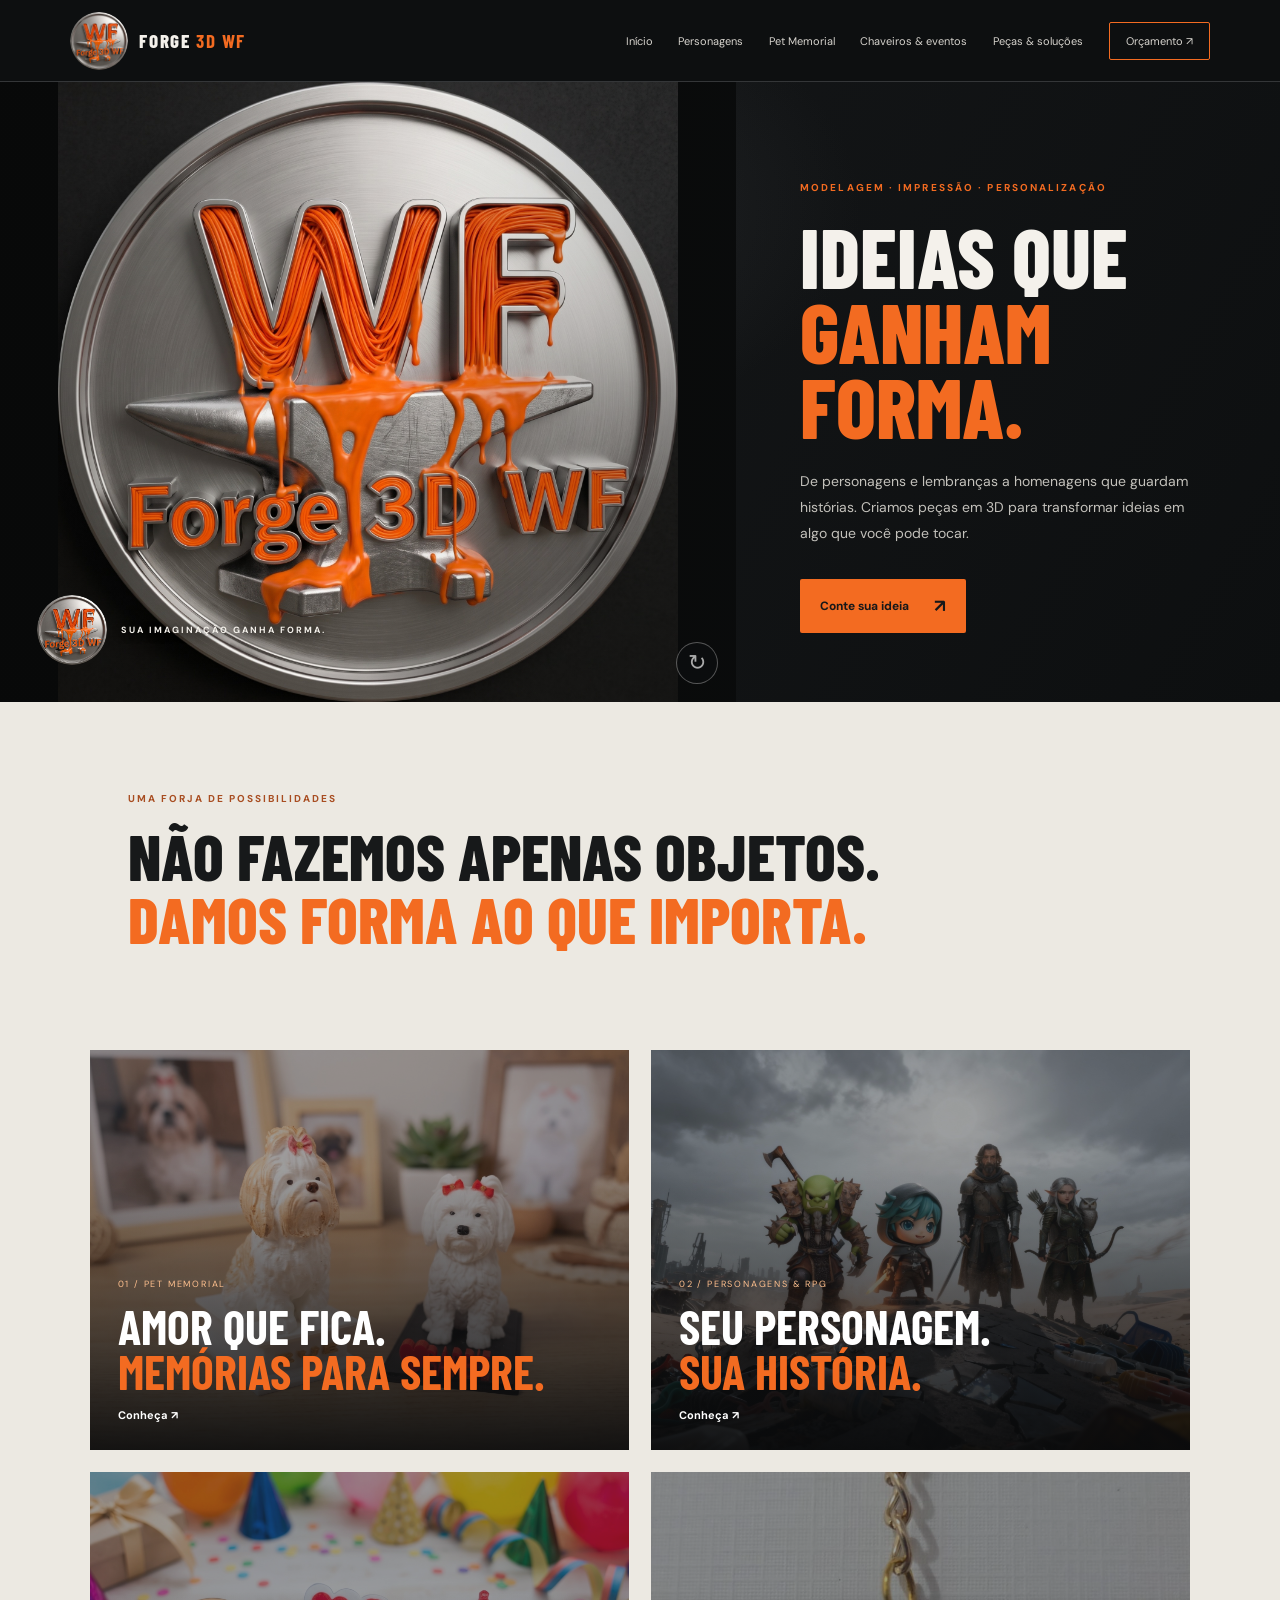
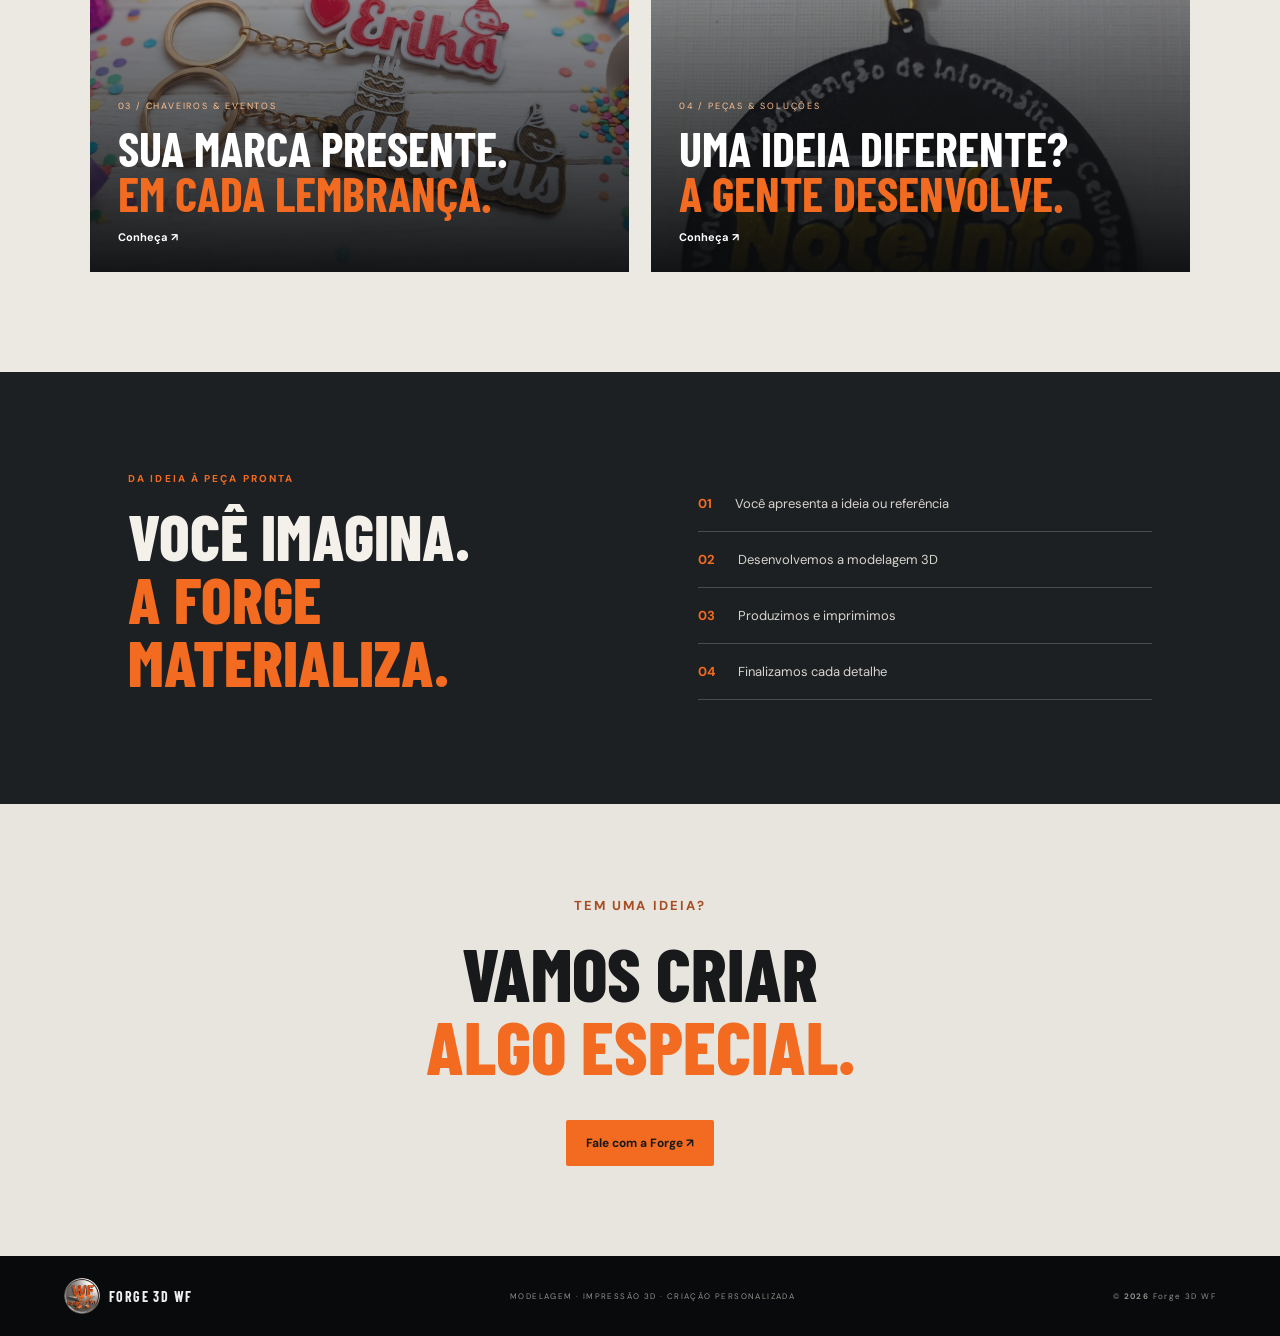
<file: index.html>
<!doctype html><html lang="pt-BR"><head><meta charset="utf-8"><meta name="viewport" content="width=device-width,initial-scale=1"><meta name="theme-color" content="#111315"><title>Início | Forge 3D WF</title><meta name="description" content="Forge 3D WF — modelagem, impressão 3D e criações personalizadas."><link rel="stylesheet" href="css/site.css"></head><body><header class="site-header"><a class="brand" href="index.html"><img src="assets/logo-forge-3d-wf.jpg" alt="Logo Forge 3D WF"><span>FORGE <b>3D WF</b></span></a><button class="nav-toggle" aria-label="Abrir navegação" aria-expanded="false">☰</button><nav class="nav"><a href="index.html">Início</a><a href="personagens.html">Personagens</a><a href="pet-memorial.html">Pet Memorial</a><a href="eventos.html">Chaveiros & eventos</a><a href="solucoes.html">Peças & soluções</a><a class="nav-cta" href="contato.html">Orçamento ↗</a></nav></header><main><section class="hero"><div class="hero-video"><video class="intro-video" muted playsinline preload="auto" poster="assets/logo-forge-3d-wf.jpg"><source src="assets/abertura-forge.mp4" type="video/mp4"></video><div class="video-shade"></div><div class="hero-mark"><img src="assets/logo-forge-3d-wf.jpg" alt="Forge 3D WF"><p>SUA IMAGINAÇÃO GANHA FORMA.</p></div><button class="replay" type="button" aria-label="Reproduzir vídeo novamente">↻</button></div><div class="hero-copy"><p class="eyebrow">MODELAGEM · IMPRESSÃO · PERSONALIZAÇÃO</p><h1>Ideias que<br><em>ganham forma.</em></h1><p>De personagens e lembranças a homenagens que guardam histórias. Criamos peças em 3D para transformar ideias em algo que você pode tocar.</p><a class="button" href="contato.html">Conte sua ideia <b>↗</b></a></div></section>
<section class="intro-strip"><p>UMA FORJA DE POSSIBILIDADES</p><h2>Não fazemos apenas objetos.<br><em>Damos forma ao que importa.</em></h2></section>
<section class="category-grid"><a class="category cat-pet" href="pet-memorial.html"><img src="assets/pet-memorial-cliente-01.jpg" alt="Memorial Pet personalizado realizado pela Forge 3D WF"><span>01 / PET MEMORIAL</span><h3>Amor que fica.<br><em>Memórias para sempre.</em></h3><b>Conheça ↗</b></a><a class="category cat-person" href="personagens.html"><img src="assets/personagens-rpg.jpg" alt="Personagens de fantasia"><span>02 / PERSONAGENS & RPG</span><h3>Seu personagem.<br><em>Sua história.</em></h3><b>Conheça ↗</b></a><a class="category cat-event" href="eventos.html"><img src="assets/chaveiros-aniversario-clientes.jpg" alt="Chaveiros personalizados para aniversários e eventos"><span>03 / CHAVEIROS & EVENTOS</span><h3>Sua marca presente.<br><em>Em cada lembrança.</em></h3><b>Conheça ↗</b></a><a class="category cat-custom" href="solucoes.html"><img src="assets/tag-virtual.jpg" alt="Chaveiro de identificação digital"><span>04 / PEÇAS & SOLUÇÕES</span><h3>Uma ideia diferente?<br><em>A gente desenvolve.</em></h3><b>Conheça ↗</b></a></section>
<section class="process-band"><div><p class="eyebrow">DA IDEIA À PEÇA PRONTA</p><h2>Você imagina.<br><em>A Forge materializa.</em></h2></div><ol><li><b>01</b> Você apresenta a ideia ou referência</li><li><b>02</b> Desenvolvemos a modelagem 3D</li><li><b>03</b> Produzimos e imprimimos</li><li><b>04</b> Finalizamos cada detalhe</li></ol></section>
<section class="closing"><p class="eyebrow">TEM UMA IDEIA?</p><h2>Vamos criar<br><em>algo especial.</em></h2><a class="button" href="contato.html">Fale com a Forge ↗</a></section></main><footer class="footer"><a href="index.html" class="footbrand"><img src="assets/logo-forge-3d-wf.jpg" alt=""> FORGE 3D WF</a><span>MODELAGEM · IMPRESSÃO 3D · CRIAÇÃO PERSONALIZADA</span><span>© <b data-year></b> Forge 3D WF</span></footer><script src="js/site.js"></script></body></html>
</file>
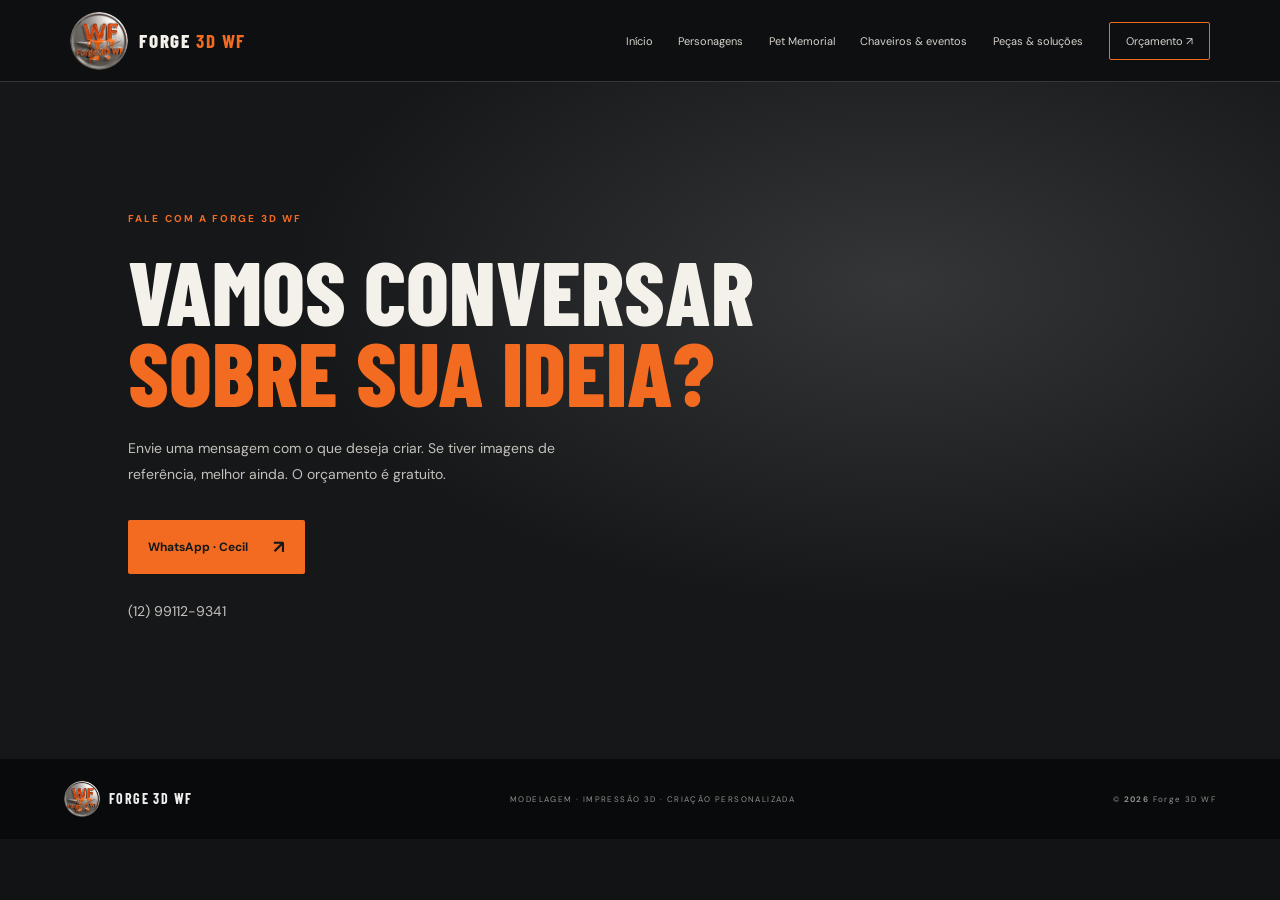
<file: contato.html>
<!doctype html><html lang="pt-BR"><head><meta charset="utf-8"><meta name="viewport" content="width=device-width,initial-scale=1"><meta name="theme-color" content="#111315"><title>Contato | Forge 3D WF</title><meta name="description" content="Forge 3D WF — modelagem, impressão 3D e criações personalizadas."><link rel="stylesheet" href="css/site.css"></head><body><header class="site-header"><a class="brand" href="index.html"><img src="assets/logo-forge-3d-wf.jpg" alt="Logo Forge 3D WF"><span>FORGE <b>3D WF</b></span></a><button class="nav-toggle" aria-label="Abrir navegação" aria-expanded="false">☰</button><nav class="nav"><a href="index.html">Início</a><a href="personagens.html">Personagens</a><a href="pet-memorial.html">Pet Memorial</a><a href="eventos.html">Chaveiros & eventos</a><a href="solucoes.html">Peças & soluções</a><a class="nav-cta" href="contato.html">Orçamento ↗</a></nav></header><main><section class="contact-page"><p class="eyebrow">FALE COM A FORGE 3D WF</p><h1>Vamos conversar<br><em>sobre sua ideia?</em></h1><p>Envie uma mensagem com o que deseja criar. Se tiver imagens de referência, melhor ainda. O orçamento é gratuito.</p><a class="button" href="https://wa.me/5512991129341?text=Olá!%20Quero%20conversar%20sobre%20um%20projeto%20com%20a%20Forge%203D%20WF.">WhatsApp · Cecil <b>↗</b></a><p class="phone">(12) 99112-9341</p></section></main><footer class="footer"><a href="index.html" class="footbrand"><img src="assets/logo-forge-3d-wf.jpg" alt=""> FORGE 3D WF</a><span>MODELAGEM · IMPRESSÃO 3D · CRIAÇÃO PERSONALIZADA</span><span>© <b data-year></b> Forge 3D WF</span></footer><script src="js/site.js"></script></body></html>
</file>
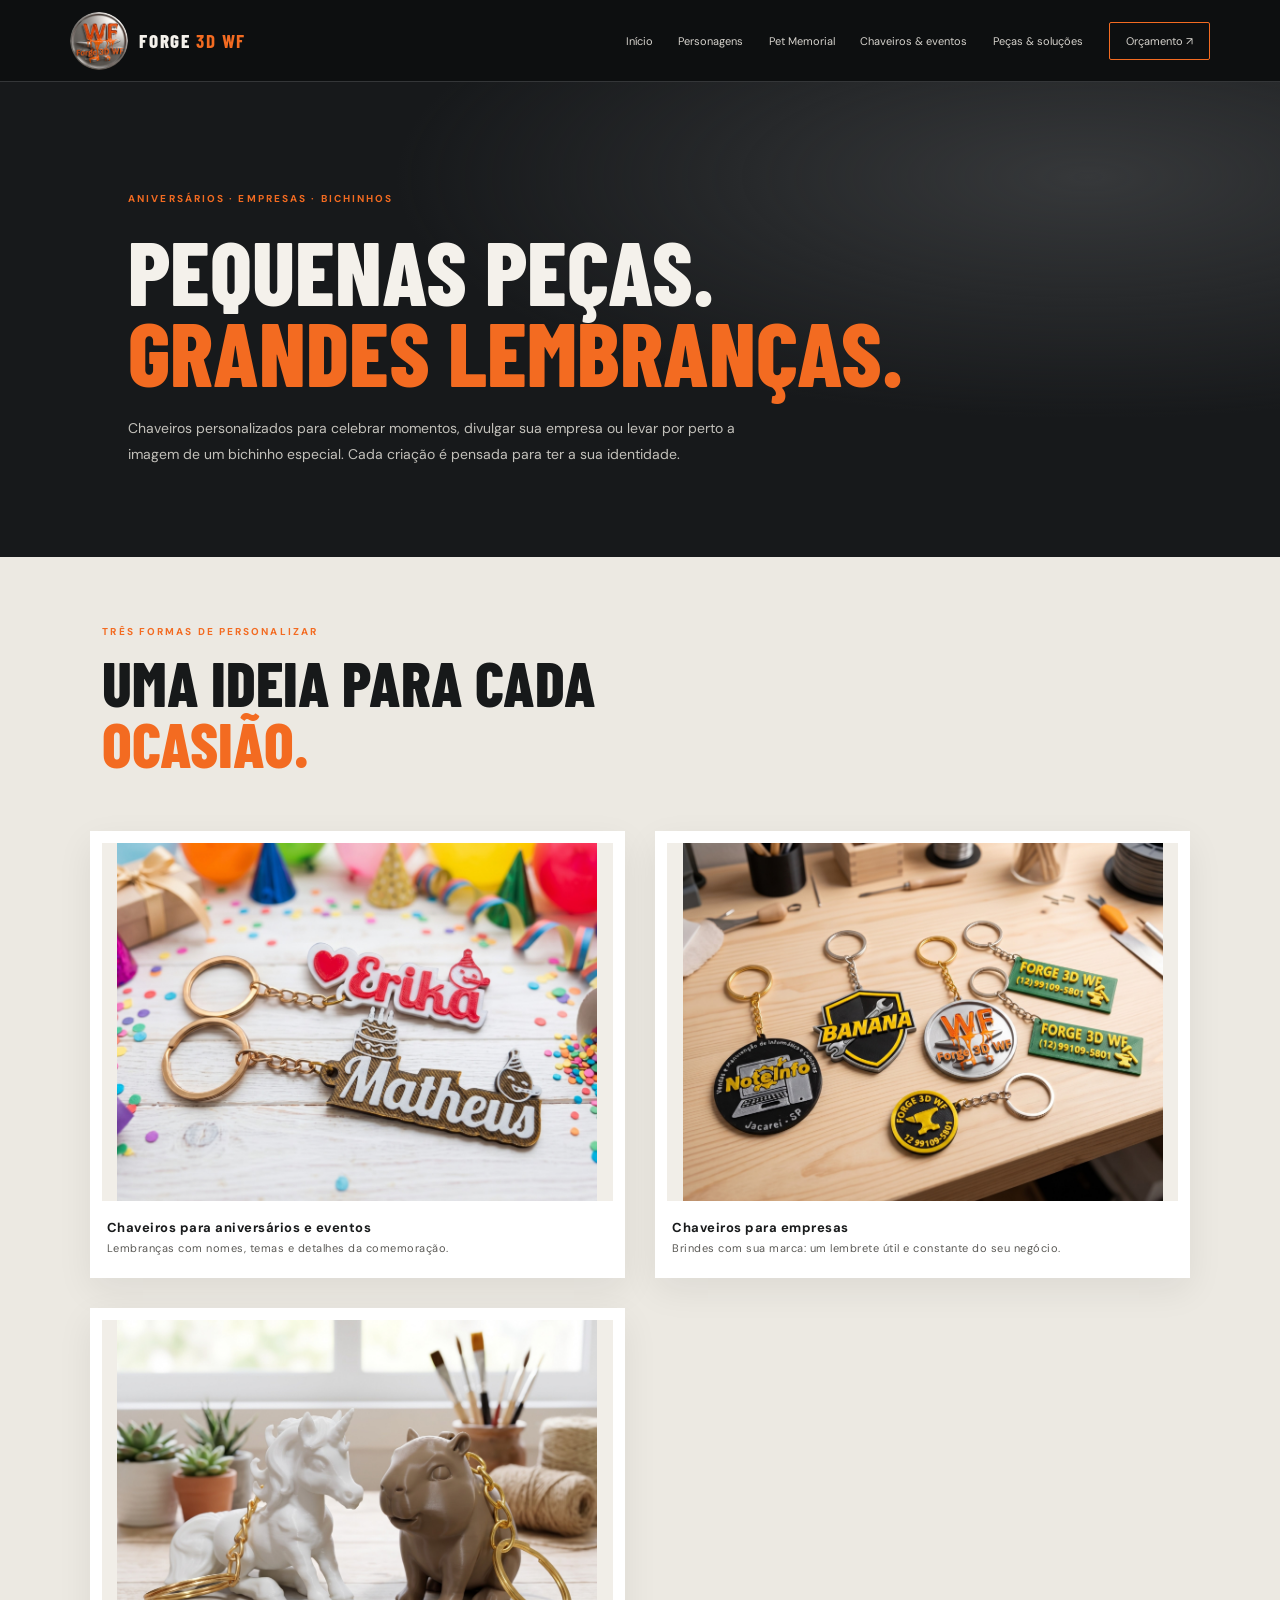
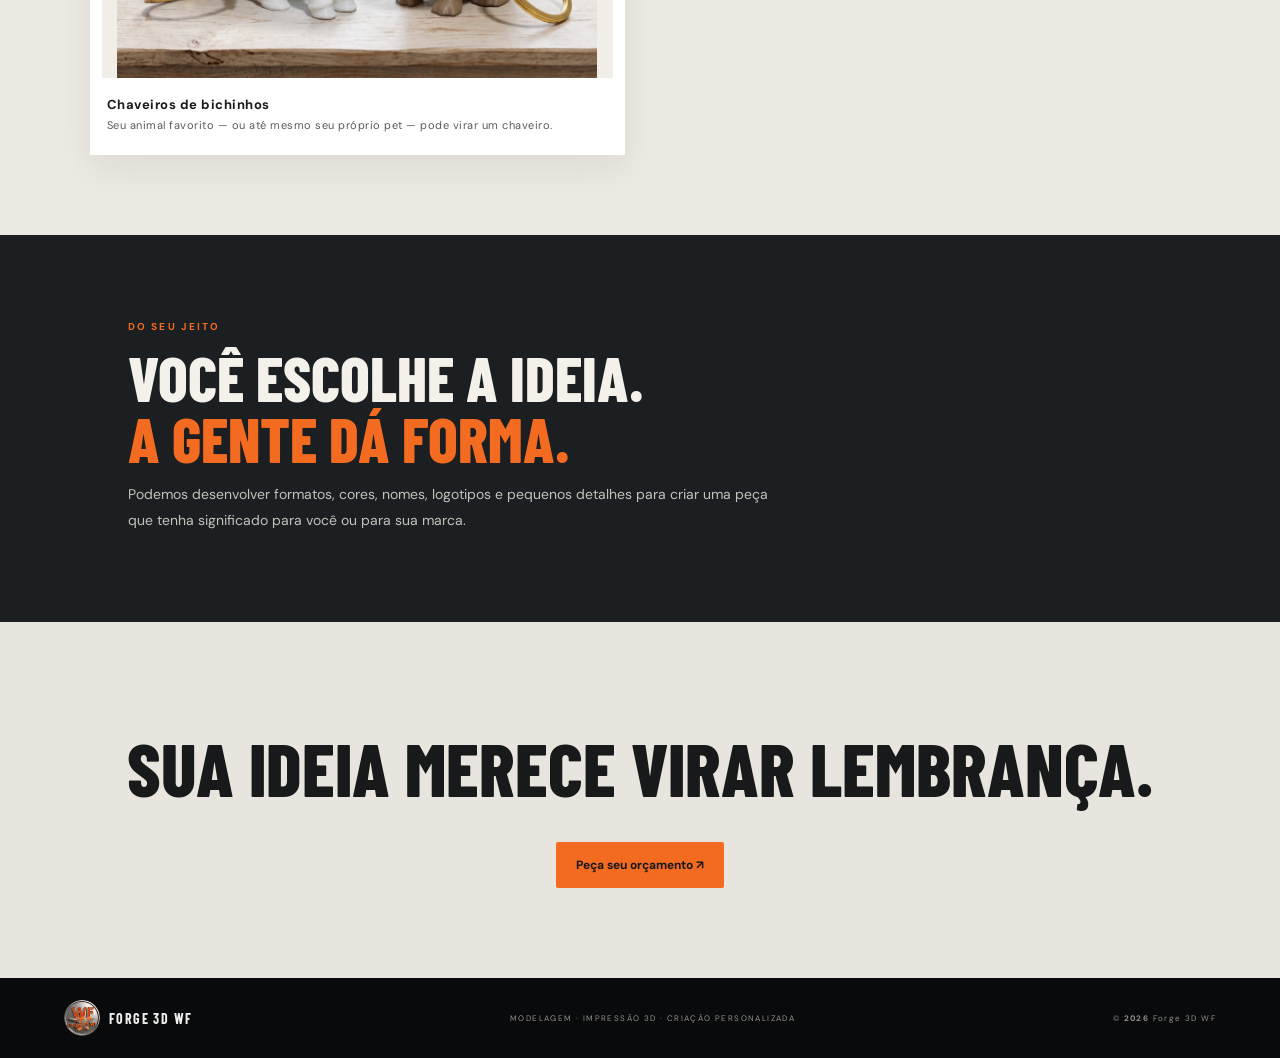
<file: eventos.html>
<!doctype html><html lang="pt-BR"><head><meta charset="utf-8"><meta name="viewport" content="width=device-width,initial-scale=1"><meta name="theme-color" content="#111315"><title>Chaveiros & Eventos | Forge 3D WF</title><meta name="description" content="Forge 3D WF — modelagem, impressão 3D e criações personalizadas."><link rel="stylesheet" href="css/site.css"></head><body><header class="site-header"><a class="brand" href="index.html"><img src="assets/logo-forge-3d-wf.jpg" alt="Logo Forge 3D WF"><span>FORGE <b>3D WF</b></span></a><button class="nav-toggle" aria-label="Abrir navegação" aria-expanded="false">☰</button><nav class="nav"><a href="index.html">Início</a><a href="personagens.html">Personagens</a><a href="pet-memorial.html">Pet Memorial</a><a href="eventos.html">Chaveiros & eventos</a><a href="solucoes.html">Peças & soluções</a><a class="nav-cta" href="contato.html">Orçamento ↗</a></nav></header><main><section class="page-hero"><p class="eyebrow">ANIVERSÁRIOS · EMPRESAS · BICHINHOS</p><h1>Pequenas peças.<br><em>Grandes lembranças.</em></h1><p>Chaveiros personalizados para celebrar momentos, divulgar sua empresa ou levar por perto a imagem de um bichinho especial. Cada criação é pensada para ter a sua identidade.</p></section>
<section class="keychain-intro"><p class="eyebrow">TRÊS FORMAS DE PERSONALIZAR</p><h2>Uma ideia para cada<br><em>ocasião.</em></h2></section>
<section class="gallery event-gallery keychain-gallery">
<figure><img src="assets/chaveiros-aniversario-clientes.jpg" alt="Chaveiros personalizados com nomes para aniversários"><figcaption><b>Chaveiros para aniversários e eventos</b><br>Lembranças com nomes, temas e detalhes da comemoração.</figcaption></figure>
<figure><img src="assets/chaveiros-empresas-clientes.jpg" alt="Chaveiros personalizados com logotipos de empresas"><figcaption><b>Chaveiros para empresas</b><br>Brindes com sua marca: um lembrete útil e constante do seu negócio.</figcaption></figure>
<figure><img src="assets/chaveiros-bichinhos-clientes.jpg" alt="Chaveiros de bichinhos personalizados"><figcaption><b>Chaveiros de bichinhos</b><br>Seu animal favorito — ou até mesmo seu próprio pet — pode virar um chaveiro.</figcaption></figure>
</section>
<section class="keychain-callout"><p class="eyebrow">DO SEU JEITO</p><h2>Você escolhe a ideia.<br><em>A gente dá forma.</em></h2><p>Podemos desenvolver formatos, cores, nomes, logotipos e pequenos detalhes para criar uma peça que tenha significado para você ou para sua marca.</p></section>
<section class="closing"><h2>Sua ideia merece virar lembrança.</h2><a class="button" href="contato.html">Peça seu orçamento ↗</a></section></main><footer class="footer"><a href="index.html" class="footbrand"><img src="assets/logo-forge-3d-wf.jpg" alt=""> FORGE 3D WF</a><span>MODELAGEM · IMPRESSÃO 3D · CRIAÇÃO PERSONALIZADA</span><span>© <b data-year></b> Forge 3D WF</span></footer><script src="js/site.js"></script></body></html>
</file>
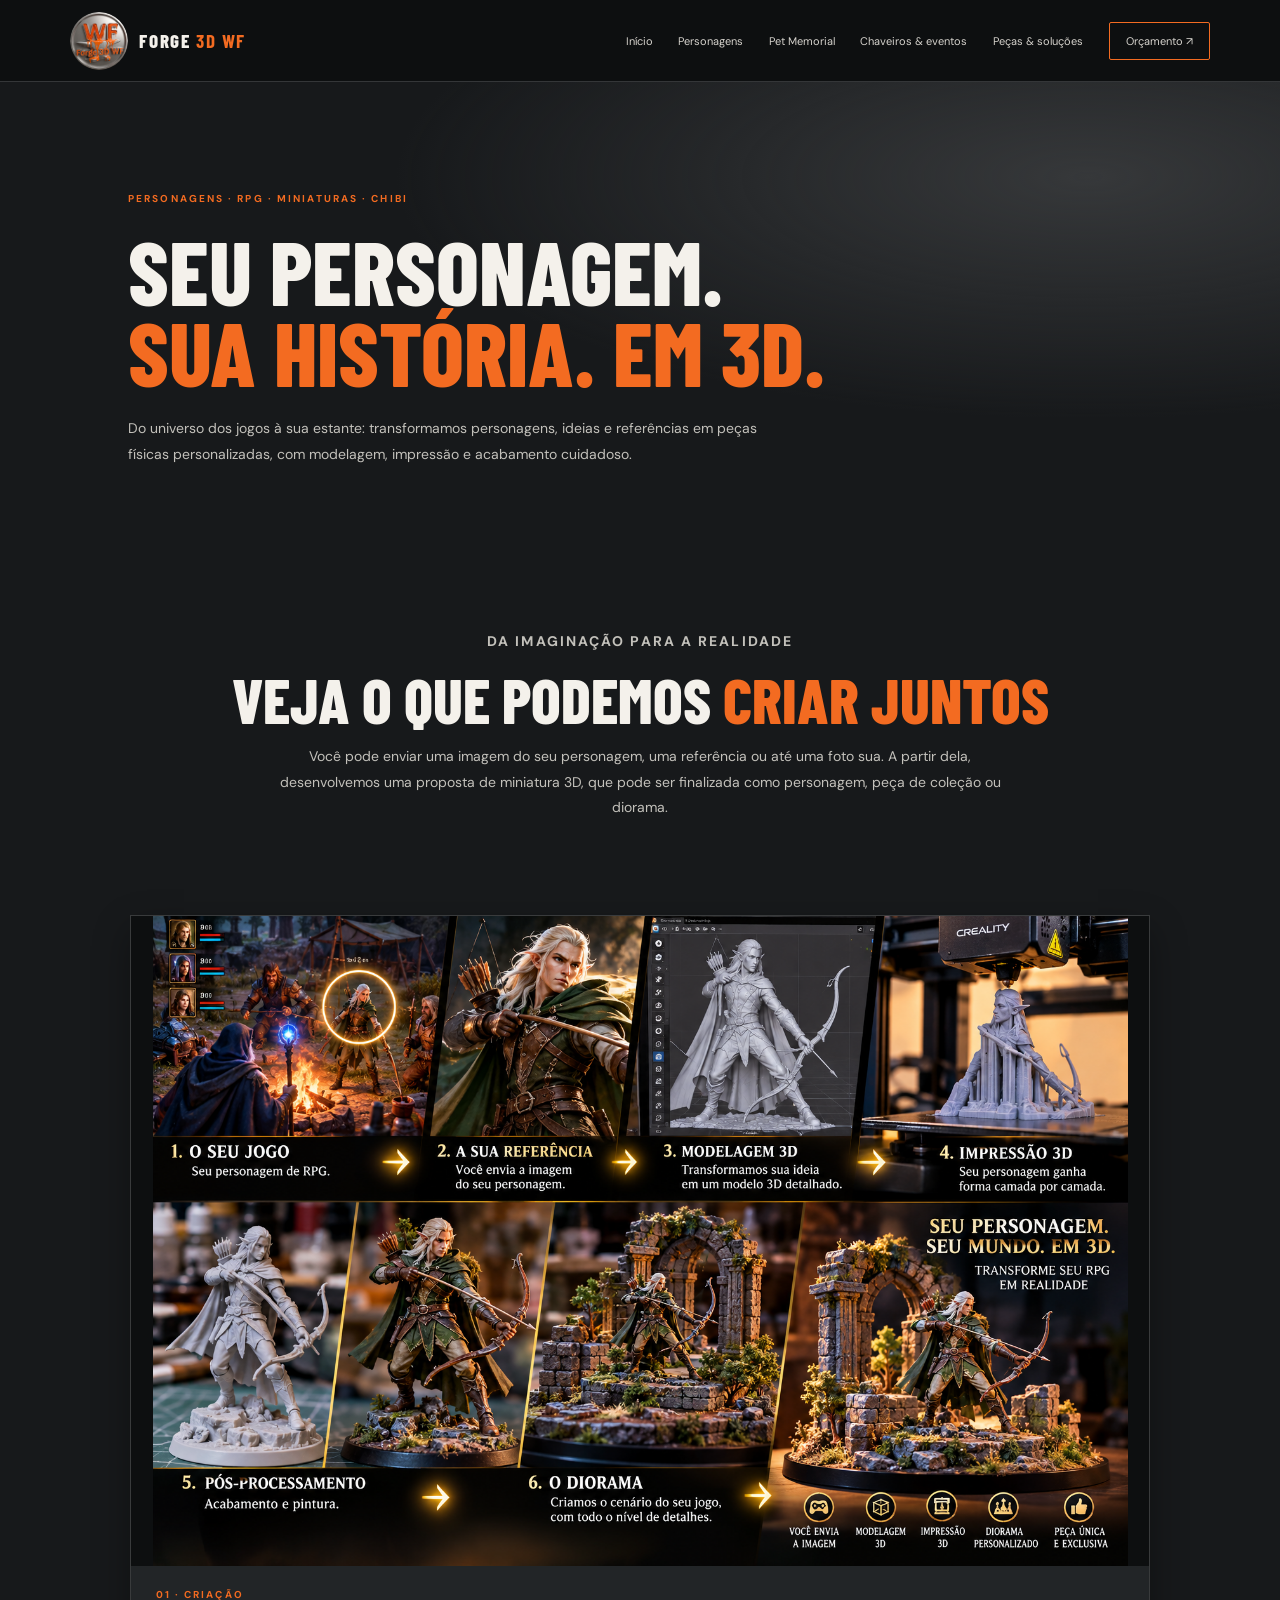
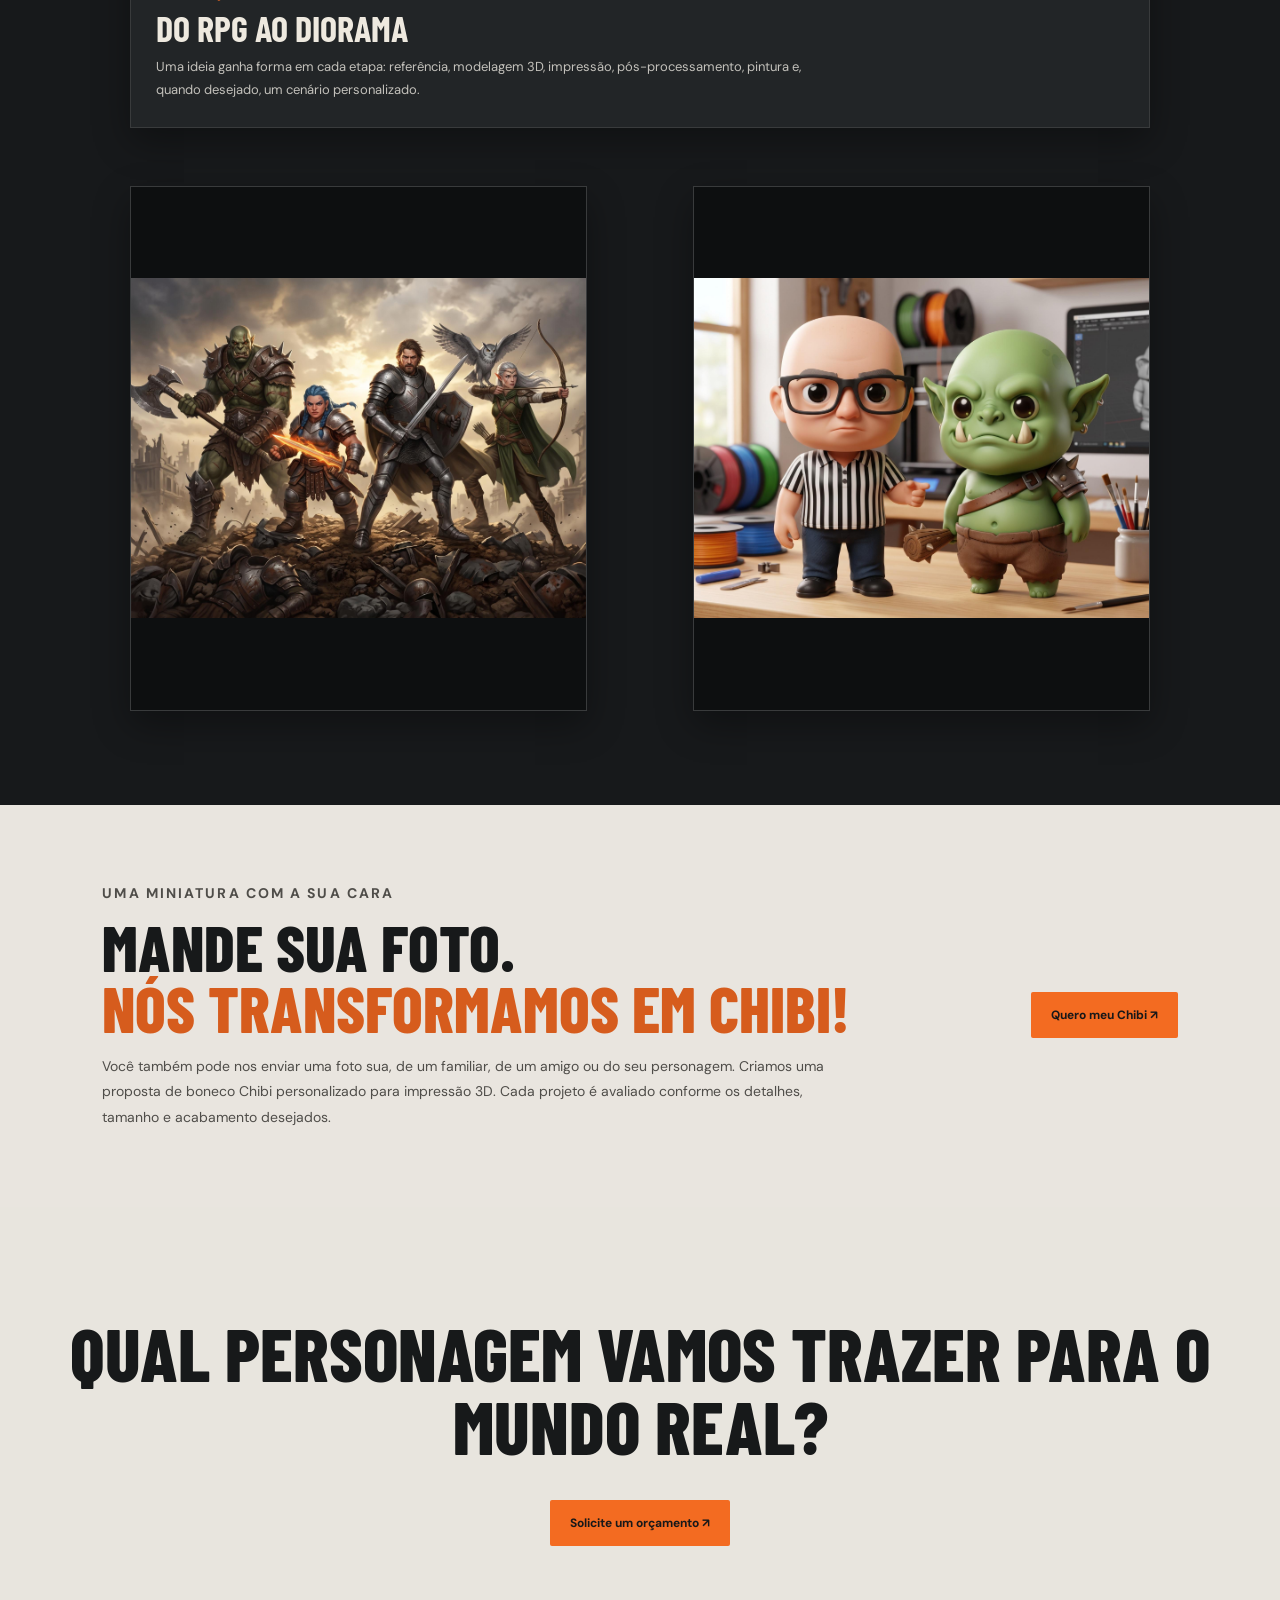
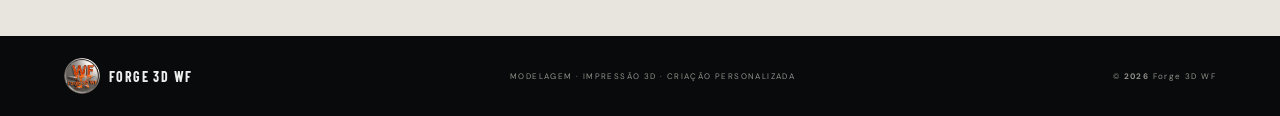
<file: personagens.html>
<!doctype html>
<html lang="pt-BR">
<head>
  <meta charset="utf-8">
  <meta name="viewport" content="width=device-width,initial-scale=1">
  <meta name="theme-color" content="#111315">
  <title>Personagens, RPG e Chibi | Forge 3D WF</title>
  <meta name="description" content="Transforme seu personagem de RPG, uma referência ou sua própria foto em uma miniatura 3D personalizada. Personagens, dioramas e bonecos Chibi.">
  <link rel="stylesheet" href="css/site.css">
  <style>
    .characters-intro{padding:72px 8vw 30px;background:#17191b;text-align:center}
    .characters-intro h2{font:800 clamp(38px,5vw,62px)/.98 "Barlow Condensed";text-transform:uppercase;margin:14px 0;color:#f4f1eb}
    .characters-intro h2 em{font-style:normal;color:var(--orange)}
    .characters-intro p{max-width:760px;margin:0 auto;color:#c3c1bb;font-size:14px;line-height:1.85}
    .character-showcase{padding:48px 7vw 78px;background:#17191b;display:grid;grid-template-columns:1fr 1fr;gap:26px}
    .character-card{min-width:0;background:#222527;border:1px solid #393b3c;box-shadow:0 14px 35px #0005;overflow:hidden}
    .character-card.wide{grid-column:1/-1}
    .character-card img{display:block;width:100%;height:100%;max-height:570px;object-fit:contain;background:#0d0f10}
    .character-card.wide img{max-height:650px}
    .character-card figcaption{padding:22px 25px 25px;color:#eee9df}
    .character-card .eyebrow{margin:0 0 9px}
    .character-card h3{font:700 clamp(25px,3vw,36px)/1 "Barlow Condensed";text-transform:uppercase;margin:0 0 10px}
    .character-card figcaption p:last-child{font-size:13px;line-height:1.75;color:#c3c1bb;margin:0;max-width:680px}
    .chibi-callout{padding:76px 8vw;background:#e9e5df;color:#17191a;display:grid;grid-template-columns:1fr auto;gap:35px;align-items:center}
    .chibi-callout h2{font:800 clamp(40px,5vw,64px)/.95 "Barlow Condensed";text-transform:uppercase;margin:10px 0 15px}
    .chibi-callout h2 em{color:#d65c1d;font-style:normal}
    .chibi-callout p{font-size:14px;line-height:1.85;color:#4f4d49;max-width:760px;margin:0}
    .chibi-callout .button{white-space:nowrap}
    @media(max-width:720px){.characters-intro{padding:55px 7vw 20px}.character-showcase{grid-template-columns:1fr;padding:30px 6vw 55px;gap:20px}.character-card.wide{grid-column:auto}.character-card img,.character-card.wide img{max-height:none;height:auto}.chibi-callout{grid-template-columns:1fr;padding:55px 7vw;gap:12px}.chibi-callout .button{justify-self:start;white-space:normal}}
  </style>
</head>
<body>
<header class="site-header">
  <a class="brand" href="index.html"><img src="assets/logo-forge-3d-wf.jpg" alt="Logo Forge 3D WF"><span>FORGE <b>3D WF</b></span></a>
  <button class="nav-toggle" aria-label="Abrir navegação" aria-expanded="false">☰</button>
  <nav class="nav"><a href="index.html">Início</a><a href="personagens.html">Personagens</a><a href="pet-memorial.html">Pet Memorial</a><a href="eventos.html">Chaveiros & eventos</a><a href="solucoes.html">Peças & soluções</a><a class="nav-cta" href="contato.html">Orçamento ↗</a></nav>
</header>
<main>
  <section class="page-hero">
    <p class="eyebrow">PERSONAGENS · RPG · MINIATURAS · CHIBI</p>
    <h1>Seu personagem.<br><em>Sua história. Em 3D.</em></h1>
    <p>Do universo dos jogos à sua estante: transformamos personagens, ideias e referências em peças físicas personalizadas, com modelagem, impressão e acabamento cuidadoso.</p>
  </section>
  <section class="characters-intro">
    <p class="eyebrow">DA IMAGINAÇÃO PARA A REALIDADE</p>
    <h2>Veja o que podemos <em>criar juntos</em></h2>
    <p>Você pode enviar uma imagem do seu personagem, uma referência ou até uma foto sua. A partir dela, desenvolvemos uma proposta de miniatura 3D, que pode ser finalizada como personagem, peça de coleção ou diorama.</p>
  </section>
  <section class="character-showcase">
    <figure class="character-card wide">
      <img src="assets/do-rpg-ao-diorama.png" alt="Etapas de criação: personagem de RPG, referência, modelagem 3D, impressão, acabamento e diorama">
      <figcaption><p class="eyebrow">01 · CRIAÇÃO</p><h3>Do RPG ao diorama</h3><p>Uma ideia ganha forma em cada etapa: referência, modelagem 3D, impressão, pós-processamento, pintura e, quando desejado, um cenário personalizado.</p></figcaption>
    </figure>
    <figure class="character-card">
      <img src="assets/do-jogo-para-impressao.jpg" alt="Grupo de personagens de fantasia criado para um universo de RPG">
      <figcaption><p class="eyebrow">02 · DO JOGO PARA A IMPRESSÃO</p><h3>Seu personagem sai da tela</h3><p>Seu avatar ou personagem pode se transformar em uma miniatura física. Envie imagens de referência e vamos avaliar as possibilidades de modelagem e impressão.</p></figcaption>
    </figure>
    <figure class="character-card">
      <img src="assets/eu-e-meu-orc.jpg" alt="Cecil em versão Chibi ao lado de seu Orc">
      <figcaption><p class="eyebrow">03 · VOCÊ TAMBÉM PODE SER UM CHIBI</p><h3>Eu e meu Orc</h3><p>Este é um exemplo de como uma pessoa e seu personagem podem ganhar versões Chibi. O resultado pode representar você, alguém especial ou seu personagem favorito.</p></figcaption>
    </figure>
  </section>
  <section class="chibi-callout">
    <div><p class="eyebrow">UMA MINIATURA COM A SUA CARA</p><h2>Mande sua foto.<br><em>Nós transformamos em Chibi!</em></h2><p>Você também pode nos enviar uma foto sua, de um familiar, de um amigo ou do seu personagem. Criamos uma proposta de boneco Chibi personalizado para impressão 3D. Cada projeto é avaliado conforme os detalhes, tamanho e acabamento desejados.</p></div>
    <a class="button" href="contato.html">Quero meu Chibi ↗</a>
  </section>
  <section class="closing"><h2>Qual personagem vamos trazer para o mundo real?</h2><a class="button" href="contato.html">Solicite um orçamento ↗</a></section>
</main>
<footer class="footer"><a href="index.html" class="footbrand"><img src="assets/logo-forge-3d-wf.jpg" alt=""> FORGE 3D WF</a><span>MODELAGEM · IMPRESSÃO 3D · CRIAÇÃO PERSONALIZADA</span><span>© <b data-year></b> Forge 3D WF</span></footer>
<script src="js/site.js"></script>
</body>
</html>
</file>
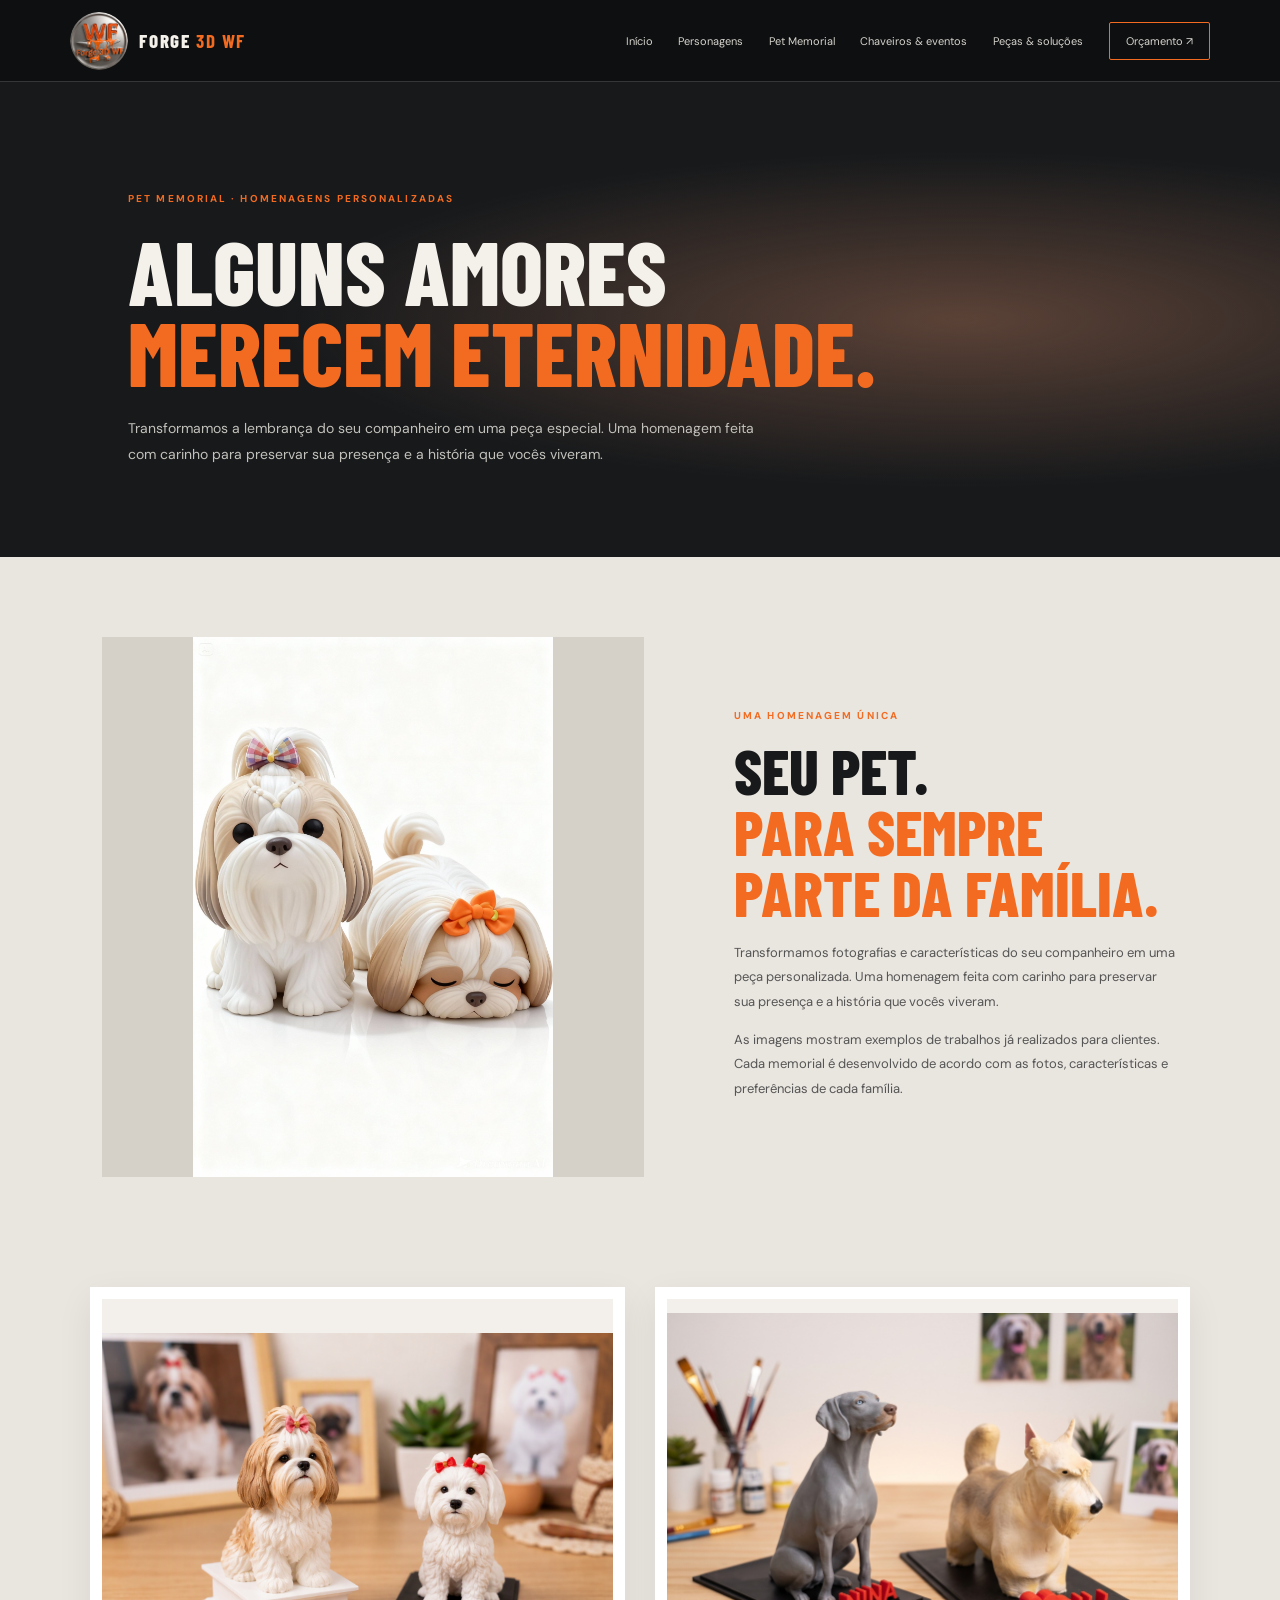
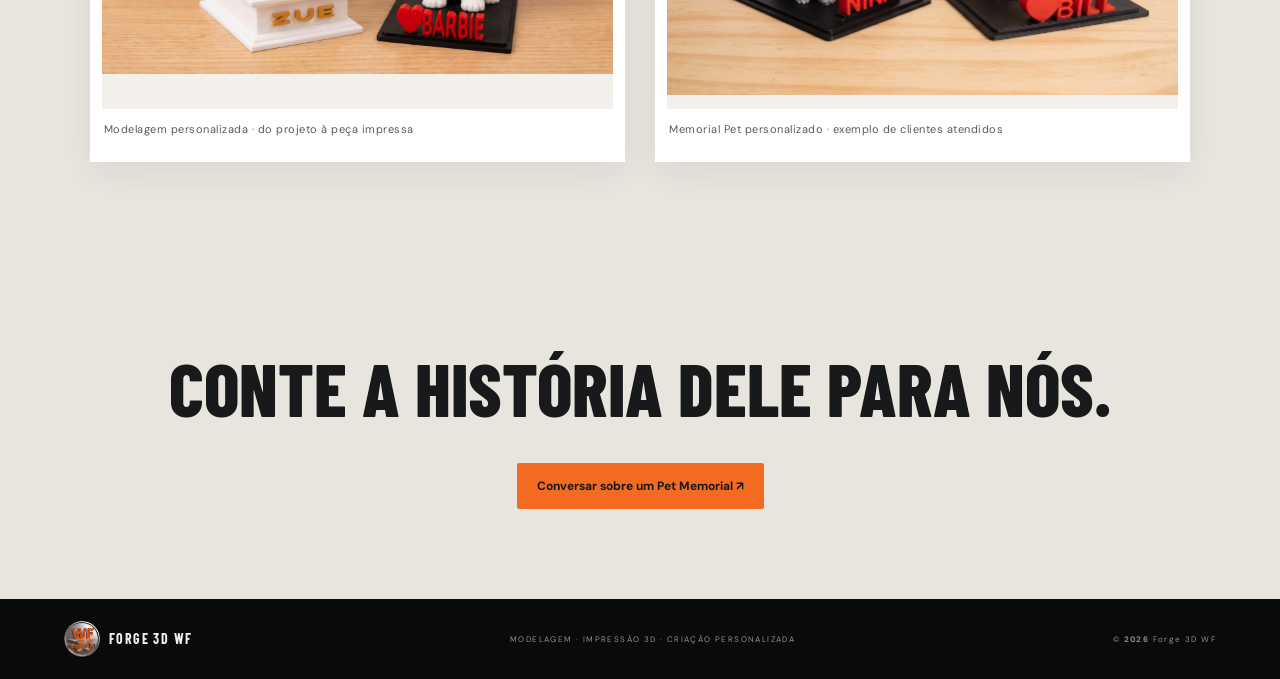
<file: pet-memorial.html>
<!doctype html><html lang="pt-BR"><head><meta charset="utf-8"><meta name="viewport" content="width=device-width,initial-scale=1"><meta name="theme-color" content="#111315"><title>Pet Memorial | Forge 3D WF</title><meta name="description" content="Forge 3D WF — modelagem, impressão 3D e criações personalizadas."><link rel="stylesheet" href="css/site.css"></head><body><header class="site-header"><a class="brand" href="index.html"><img src="assets/logo-forge-3d-wf.jpg" alt="Logo Forge 3D WF"><span>FORGE <b>3D WF</b></span></a><button class="nav-toggle" aria-label="Abrir navegação" aria-expanded="false">☰</button><nav class="nav"><a href="index.html">Início</a><a href="personagens.html">Personagens</a><a href="pet-memorial.html">Pet Memorial</a><a href="eventos.html">Chaveiros & eventos</a><a href="solucoes.html">Peças & soluções</a><a class="nav-cta" href="contato.html">Orçamento ↗</a></nav></header><main><section class="page-hero pet-hero"><p class="eyebrow">PET MEMORIAL · HOMENAGENS PERSONALIZADAS</p><h1>Alguns amores<br><em>merecem eternidade.</em></h1><p>Transformamos a lembrança do seu companheiro em uma peça especial. Uma homenagem feita com carinho para preservar sua presença e a história que vocês viveram.</p></section><section class="feature pet-feature"><img src="assets/pet-memorial-destaque.jpg" alt="Dois modelos personalizados de cães em estilo colecionável"><div><p class="eyebrow">UMA HOMENAGEM ÚNICA</p><h2>Seu pet.<br><em>Para sempre parte da família.</em></h2><p>Transformamos fotografias e características do seu companheiro em uma peça personalizada. Uma homenagem feita com carinho para preservar sua presença e a história que vocês viveram.</p><p>As imagens mostram exemplos de trabalhos já realizados para clientes. Cada memorial é desenvolvido de acordo com as fotos, características e preferências de cada família.</p></div></section>
<section class="gallery memorial-gallery">
<figure><img src="assets/pet-memorial-designer.png" alt="Modelos de Shih Tzu em estilo personalizado criados a partir de fotografias"><figcaption>Modelagem personalizada · do projeto à peça impressa</figcaption></figure>
<figure><img src="assets/pet-memorial-cliente-02.jpg" alt="Memorial Pet personalizado de Nina e Bill"><figcaption>Memorial Pet personalizado · exemplo de clientes atendidos</figcaption></figure>
</section>
<section class="closing"><h2>Conte a história dele para nós.</h2><a class="button" href="contato.html">Conversar sobre um Pet Memorial ↗</a></section></main><footer class="footer"><a href="index.html" class="footbrand"><img src="assets/logo-forge-3d-wf.jpg" alt=""> FORGE 3D WF</a><span>MODELAGEM · IMPRESSÃO 3D · CRIAÇÃO PERSONALIZADA</span><span>© <b data-year></b> Forge 3D WF</span></footer><script src="js/site.js"></script></body></html>
</file>
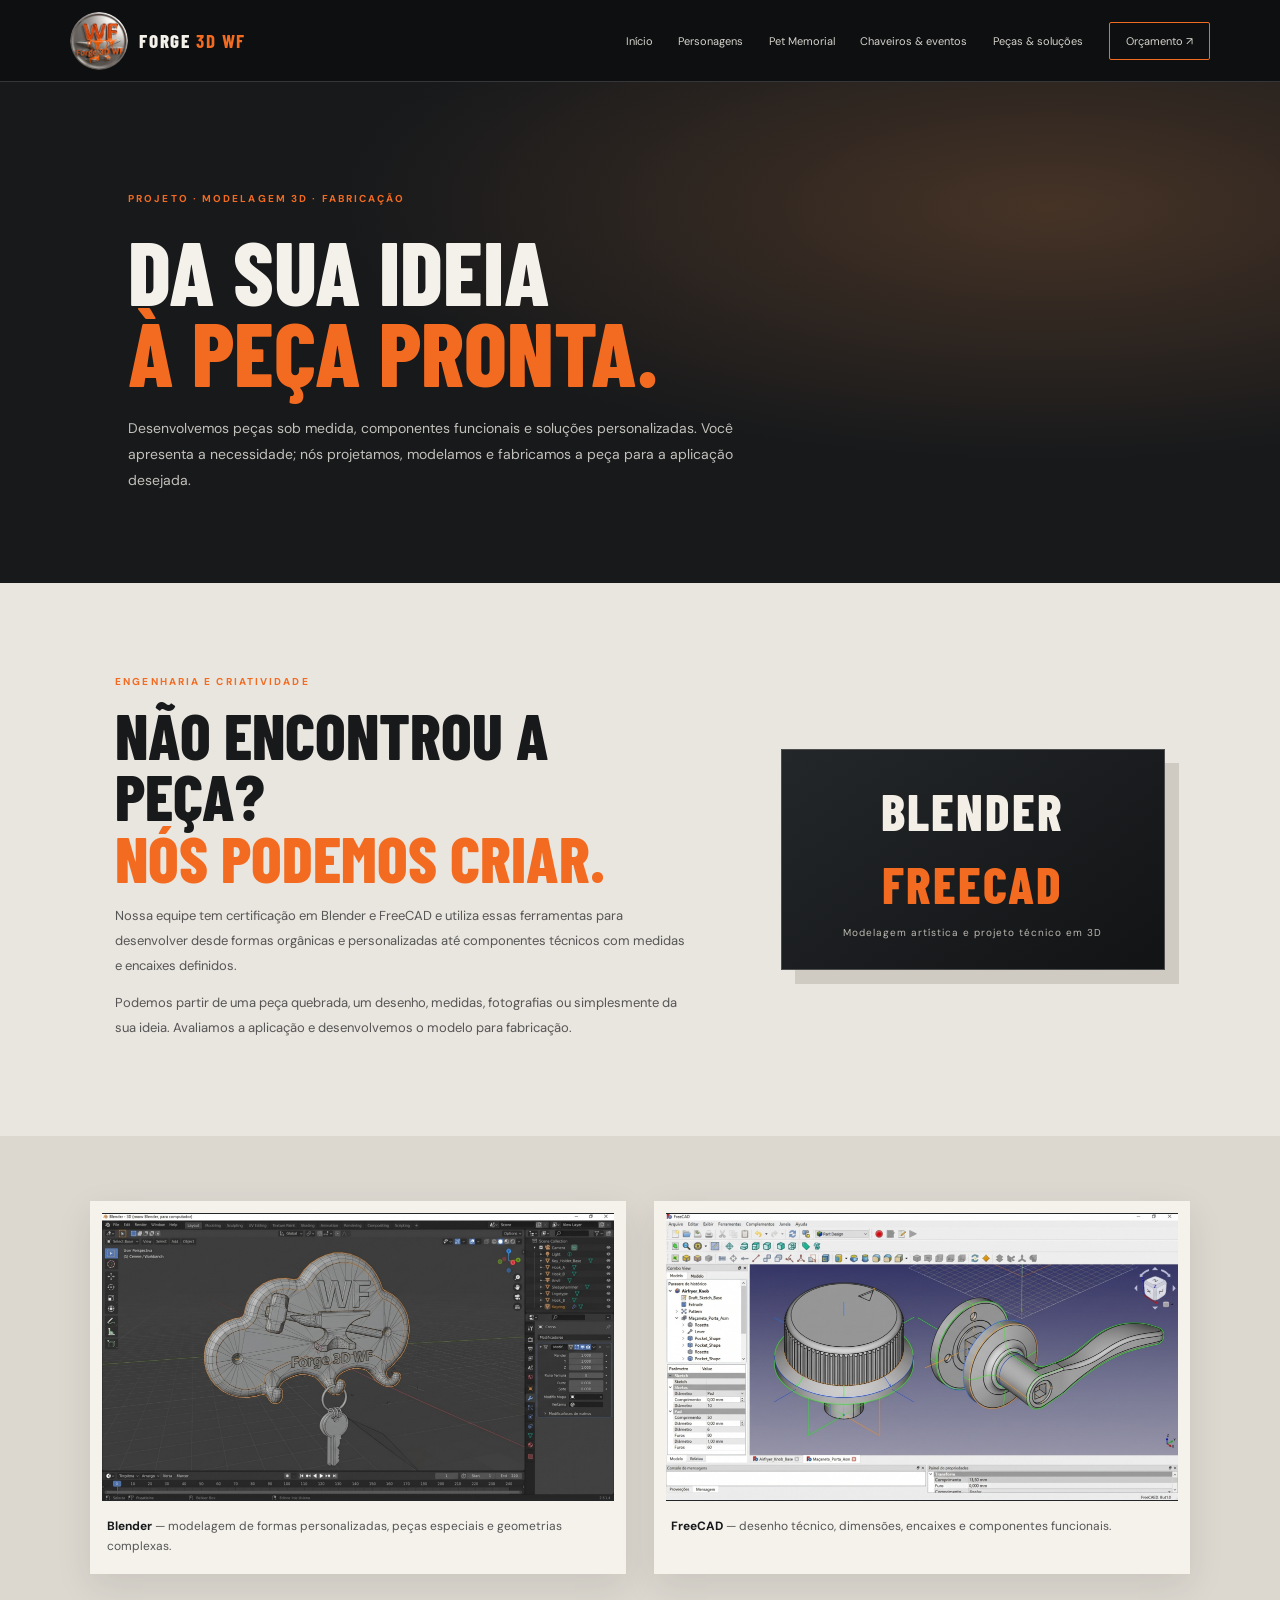
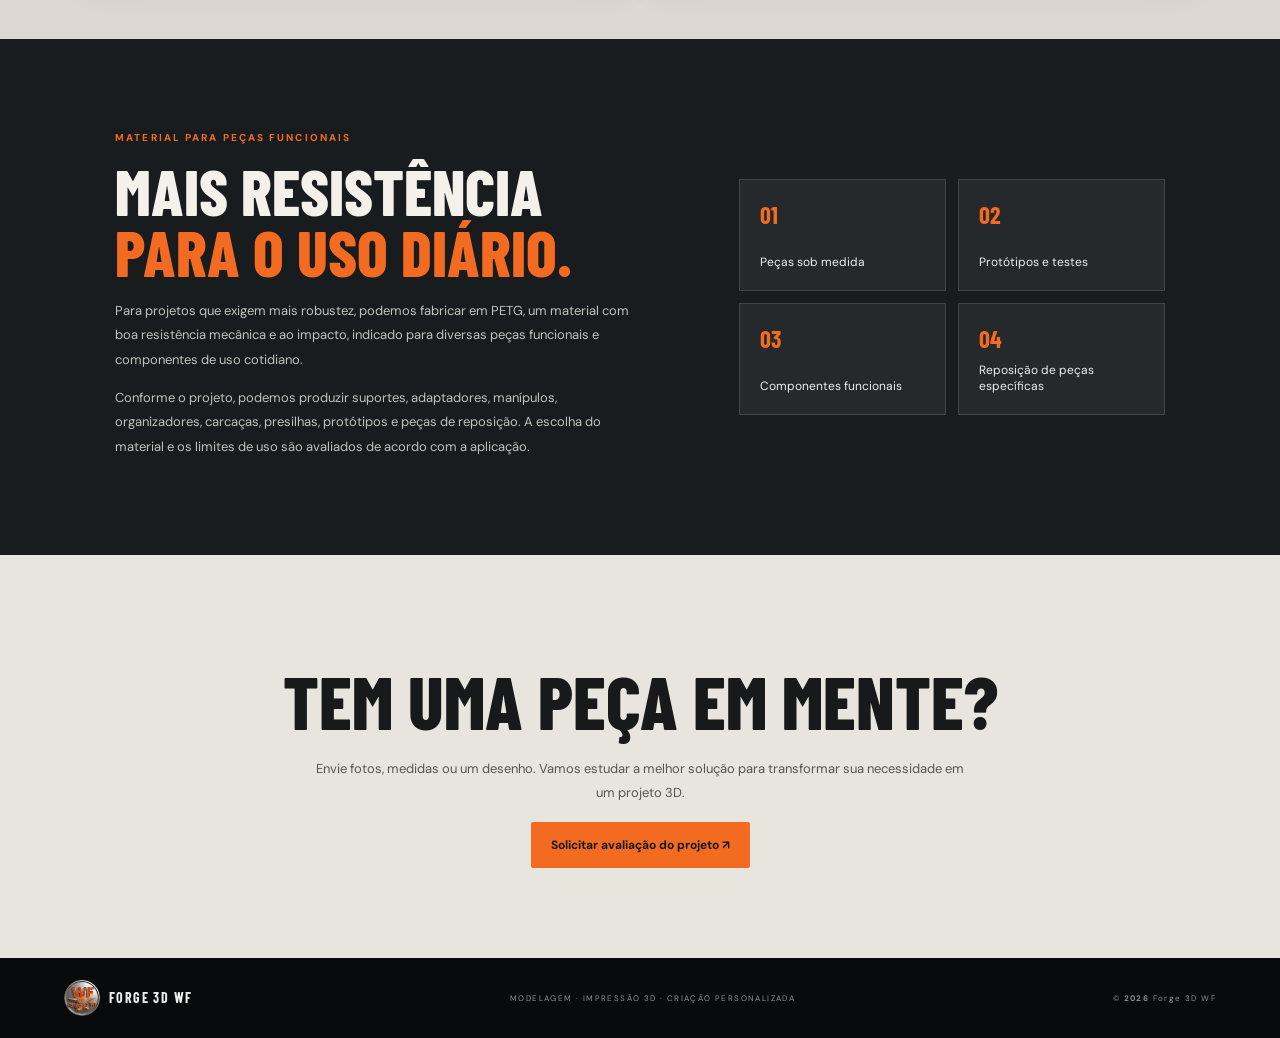
<file: solucoes.html>
<!doctype html><html lang="pt-BR"><head><meta charset="utf-8"><meta name="viewport" content="width=device-width,initial-scale=1"><meta name="theme-color" content="#111315"><title>Peças & Soluções | Forge 3D WF</title><meta name="description" content="Forge 3D WF — modelagem, impressão 3D e criações personalizadas."><link rel="stylesheet" href="css/site.css"></head><body><header class="site-header"><a class="brand" href="index.html"><img src="assets/logo-forge-3d-wf.jpg" alt="Logo Forge 3D WF"><span>FORGE <b>3D WF</b></span></a><button class="nav-toggle" aria-label="Abrir navegação" aria-expanded="false">☰</button><nav class="nav"><a href="index.html">Início</a><a href="personagens.html">Personagens</a><a href="pet-memorial.html">Pet Memorial</a><a href="eventos.html">Chaveiros & eventos</a><a href="solucoes.html">Peças & soluções</a><a class="nav-cta" href="contato.html">Orçamento ↗</a></nav></header><main>
<section class="page-hero solutions-hero">
<p class="eyebrow">PROJETO · MODELAGEM 3D · FABRICAÇÃO</p>
<h1>Da sua ideia<br><em>à peça pronta.</em></h1>
<p>Desenvolvemos peças sob medida, componentes funcionais e soluções personalizadas. Você apresenta a necessidade; nós projetamos, modelamos e fabricamos a peça para a aplicação desejada.</p>
</section>
<section class="solutions-intro">
<div><p class="eyebrow">ENGENHARIA E CRIATIVIDADE</p><h2>Não encontrou a peça?<br><em>Nós podemos criar.</em></h2>
<p>Nossa equipe tem certificação em Blender e FreeCAD e utiliza essas ferramentas para desenvolver desde formas orgânicas e personalizadas até componentes técnicos com medidas e encaixes definidos.</p>
<p>Podemos partir de uma peça quebrada, um desenho, medidas, fotografias ou simplesmente da sua ideia. Avaliamos a aplicação e desenvolvemos o modelo para fabricação.</p></div>
<div class="software-badges"><span>BLENDER</span><span>FREECAD</span><small>Modelagem artística e projeto técnico em 3D</small></div>
</section>
<section class="software-gallery">
<figure><img src="assets/projeto-blender.jpg" alt="Projeto de modelagem 3D desenvolvido no Blender"><figcaption><b>Blender</b> — modelagem de formas personalizadas, peças especiais e geometrias complexas.</figcaption></figure>
<figure><img src="assets/projeto-freecad.jpg" alt="Projeto técnico de componente desenvolvido no FreeCAD"><figcaption><b>FreeCAD</b> — desenho técnico, dimensões, encaixes e componentes funcionais.</figcaption></figure>
</section>
<section class="petg-section">
<div class="petg-copy"><p class="eyebrow">MATERIAL PARA PEÇAS FUNCIONAIS</p><h2>Mais resistência<br><em>para o uso diário.</em></h2>
<p>Para projetos que exigem mais robustez, podemos fabricar em PETG, um material com boa resistência mecânica e ao impacto, indicado para diversas peças funcionais e componentes de uso cotidiano.</p>
<p>Conforme o projeto, podemos produzir suportes, adaptadores, manípulos, organizadores, carcaças, presilhas, protótipos e peças de reposição. A escolha do material e os limites de uso são avaliados de acordo com a aplicação.</p></div>
<div class="petg-points"><div><b>01</b><span>Peças sob medida</span></div><div><b>02</b><span>Protótipos e testes</span></div><div><b>03</b><span>Componentes funcionais</span></div><div><b>04</b><span>Reposição de peças específicas</span></div></div>
</section>
<section class="closing"><h2>Tem uma peça em mente?</h2><p>Envie fotos, medidas ou um desenho. Vamos estudar a melhor solução para transformar sua necessidade em um projeto 3D.</p><a class="button" href="contato.html">Solicitar avaliação do projeto ↗</a></section>
</main><footer class="footer"><a href="index.html" class="footbrand"><img src="assets/logo-forge-3d-wf.jpg" alt=""> FORGE 3D WF</a><span>MODELAGEM · IMPRESSÃO 3D · CRIAÇÃO PERSONALIZADA</span><span>© <b data-year></b> Forge 3D WF</span></footer><script src="js/site.js"></script></body></html>
</file>
<file: css/site.css>
@import url('https://fonts.googleapis.com/css2?family=Barlow+Condensed:wght@500;600;700;800&family=DM+Sans:wght@400;500;600;700&display=swap');
:root{--bg:#111315;--panel:#1c1f21;--paper:#ece9e2;--ink:#17191a;--muted:#b8b7b2;--orange:#f36b21;--silver:#b9bbbc}*{box-sizing:border-box}html{scroll-behavior:smooth}body{margin:0;background:var(--bg);color:#f4f1eb;font-family:"DM Sans",Arial,sans-serif}a{color:inherit;text-decoration:none}.site-header{height:82px;padding:0 5.5vw;display:flex;align-items:center;justify-content:space-between;background:#0d0f10;border-bottom:1px solid #343638;position:relative;z-index:20}.brand{display:flex;align-items:center;gap:11px;font:800 19px "Barlow Condensed";letter-spacing:1.6px}.brand img{width:58px;height:58px;object-fit:contain;border-radius:50%}.brand b{color:var(--orange)}.nav{display:flex;align-items:center;gap:clamp(12px,2vw,28px);font-size:11px;color:#d6d3cd}.nav a:hover{color:var(--orange)}.nav-cta{border:1px solid var(--orange);padding:11px 16px;border-radius:2px}.nav-toggle{display:none;background:none;color:white;border:0;font-size:25px}.hero{display:grid;grid-template-columns:1.15fr .85fr;min-height:620px;background:radial-gradient(ellipse at 10% 20%,#343638 0,transparent 45%),linear-gradient(120deg,#17191b,#0d0f10);align-items:stretch}.hero-video{position:relative;min-height:570px;background:#080909;overflow:hidden}.intro-video{width:100%;height:100%;position:absolute;inset:0;object-fit:contain;background:#080909}.video-shade{position:absolute;inset:0;background:linear-gradient(90deg,#090a0a22,transparent 50%,#0d0f1055);pointer-events:none}.hero-mark{position:absolute;left:5%;bottom:6%;display:flex;align-items:center;gap:14px;text-shadow:0 2px 8px #000}.hero-mark img{width:70px;height:70px;object-fit:contain;border-radius:50%}.hero-mark p{font-size:9px;letter-spacing:2px;font-weight:700}.replay{position:absolute;right:18px;bottom:18px;border:1px solid #ffffff77;background:#101112b8;color:#fff;border-radius:50%;width:42px;height:42px;font-size:22px;cursor:pointer;opacity:.65}.replay:hover{opacity:1;color:var(--orange)}.hero-copy{padding:85px 7vw 65px 5vw;align-self:center}.eyebrow{color:var(--orange);font-size:10px;letter-spacing:2.1px;font-weight:700}.hero h1,.page-hero h1,.contact-page h1{font:800 clamp(54px,6.5vw,88px)/.9 "Barlow Condensed";text-transform:uppercase;margin:25px 0}.hero h1 em,.page-hero h1 em,.contact-page h1 em,h2 em,h3 em{font-style:normal;color:var(--orange)}.hero-copy>p:not(.eyebrow),.page-hero>p:not(.eyebrow),.contact-page>p:not(.eyebrow){font-size:14px;line-height:1.85;color:#c3c1bb;max-width:450px}.button{display:inline-flex;align-items:center;gap:25px;margin-top:18px;padding:15px 20px;background:var(--orange);color:#171819;font-weight:700;font-size:12px;border-radius:2px}.button b{font-size:18px}.intro-strip{background:var(--paper);color:var(--ink);padding:80px 10vw}.intro-strip p{color:#a84d21;font-size:10px;letter-spacing:2px;font-weight:700}.intro-strip h2,.process-band h2,.closing h2{font:800 clamp(38px,5vw,65px)/.98 "Barlow Condensed";text-transform:uppercase;margin:20px 0}.category-grid{background:var(--paper);padding:0 7vw 100px;display:grid;grid-template-columns:1fr 1fr;gap:22px}.category{position:relative;min-height:400px;overflow:hidden;background:#242629;color:white;padding:28px;display:flex;flex-direction:column;justify-content:flex-end}.category img{position:absolute;inset:0;width:100%;height:100%;object-fit:cover;opacity:.56;transition:transform .5s,opacity .5s}.category:hover img{transform:scale(1.035);opacity:.72}.category:after{content:"";position:absolute;inset:30% 0 0;background:linear-gradient(transparent,#090a0bea)}.category>*:not(img){z-index:1}.category span{font-size:9px;letter-spacing:1.8px;color:#ffc08e}.category h3{font:700 clamp(32px,4vw,48px)/.94 "Barlow Condensed";text-transform:uppercase;margin:14px 0}.category>b{font-size:11px;color:#fff}.process-band{padding:90px 10vw;background:#1d2022;display:grid;grid-template-columns:1fr 1fr;gap:9vw;align-items:center}.process-band h2{font-size:clamp(44px,5vw,68px)}.process-band ol{list-style:none;padding:0;margin:0}.process-band li{padding:19px 0;border-bottom:1px solid #494b4d;color:#d7d4ce;font-size:13px}.process-band li b{color:var(--orange);margin-right:20px}.closing{background:#e8e5de;color:#17191a;text-align:center;padding:90px 20px}.closing h2{font-size:clamp(46px,6vw,74px)}.closing .eyebrow{color:#a84d21}.page-hero{padding:100px 10vw 75px;background:radial-gradient(ellipse at 85% 20%,#36383a,transparent 45%),#17191b}.page-hero h1{font-size:clamp(56px,7vw,92px);max-width:800px}.page-hero>p:not(.eyebrow){max-width:650px}.feature{display:grid;grid-template-columns:1.1fr .9fr;gap:7vw;align-items:center;padding:80px 8vw;background:var(--paper);color:var(--ink)}.feature>img{width:100%;height:auto;max-height:540px;object-fit:contain;background:#d5d1c9}.feature h2{font:800 clamp(38px,5vw,62px)/.98 "Barlow Condensed";text-transform:uppercase;margin:18px 0}.feature p:not(.eyebrow){font-size:13px;line-height:1.9;color:#555}.feature .note{font-size:11px;color:#777;border-left:2px solid var(--orange);padding-left:13px}.pet-hero{background:radial-gradient(ellipse at 75% 50%,#5b4237 0,transparent 50%),#17191b}.pet-feature{background:#e9e5df}.gallery{padding:80px 7vw;background:var(--paper);color:var(--ink);display:grid;grid-template-columns:repeat(2,minmax(0,1fr));gap:30px}.gallery figure{margin:0;min-width:0}.gallery img{width:100%;height:380px;object-fit:contain;background:#d8d5ce;display:block}.gallery figcaption{font-size:11px;letter-spacing:.5px;color:#5b5a56;padding:12px 2px}.event-gallery img{height:360px}.contact-page{min-height:72vh;padding:120px 10vw;background:radial-gradient(ellipse at 70% 30%,#343638,transparent 48%),#151719}.contact-page h1{font-size:clamp(58px,7vw,92px)}.phone{font-size:13px;color:#d0ccc4;margin-top:25px}.footer{padding:22px 5vw;display:flex;align-items:center;justify-content:space-between;gap:18px;background:#090a0b;color:#92918c;font-size:8px;letter-spacing:1.4px}.footbrand{display:flex;align-items:center;gap:9px;font:700 14px "Barlow Condensed";color:#eee}.footbrand img{width:36px;height:36px;object-fit:contain;border-radius:50%}
@media(max-width:1000px){.site-header{padding:0 4vw}.nav{gap:12px;font-size:10px}.hero{grid-template-columns:1fr}.hero-video{min-height:55vw;max-height:620px}.hero-copy{padding:55px 8vw 70px}.hero-copy h1{font-size:68px}.feature{gap:4vw;padding:65px 6vw}.gallery img{height:320px}}
@media(max-width:720px){.site-header{height:72px}.brand img{width:48px;height:48px}.nav-toggle{display:block}.nav{display:none;position:absolute;top:72px;left:0;right:0;background:#101214;padding:20px 7vw 25px;flex-direction:column;align-items:stretch;gap:0}.nav.open{display:flex}.nav a{padding:13px 0;border-bottom:1px solid #303235;font-size:13px}.nav .nav-cta{border:0;color:var(--orange)}.hero-video{min-height:56vw}.hero-mark img{width:48px;height:48px}.hero-mark p{font-size:7px}.hero-copy{padding:45px 7vw 60px}.hero-copy h1{font-size:60px}.intro-strip{padding:60px 8vw}.category-grid{grid-template-columns:1fr;padding:0 6vw 65px}.category{min-height:340px}.process-band{grid-template-columns:1fr;padding:65px 8vw;gap:30px}.page-hero{padding:75px 7vw 55px}.feature{grid-template-columns:1fr;padding:55px 7vw;gap:30px}.feature>img{max-height:420px}.gallery{grid-template-columns:1fr;padding:55px 6vw;gap:22px}.gallery img,.event-gallery img{height:auto;max-height:480px}.contact-page{padding:90px 7vw}.footer{flex-wrap:wrap;justify-content:center;text-align:center}.footer span:nth-child(2){display:none}}
@media(prefers-reduced-motion:reduce){*{scroll-behavior:auto!important;transition:none!important}}

/* Atualização: chaveiros por ocasião e galeria de trabalhos Memorial Pet */
.keychain-intro{padding:58px 8vw 8px;background:var(--paper);color:var(--ink)}
.keychain-intro h2,.keychain-callout h2{font:800 clamp(38px,5vw,62px)/.98 "Barlow Condensed";text-transform:uppercase;margin:14px 0}
.keychain-intro h2 em,.keychain-callout h2 em{color:var(--orange);font-style:normal}
.keychain-gallery{padding-top:35px}
.keychain-gallery figure{background:#fff;padding:12px;box-shadow:0 12px 34px #17191a12}
.keychain-gallery img{height:clamp(230px,28vw,390px);object-fit:contain;background:#f1eee8}
.keychain-gallery figcaption{line-height:1.7;padding:16px 5px 8px}
.keychain-gallery figcaption b{color:#191b1c;font-size:13px}
.keychain-callout{padding:75px 10vw;background:#1c1f21;color:#f4f1eb}
.keychain-callout p:not(.eyebrow){max-width:650px;color:#c3c1bb;line-height:1.8;font-size:14px}
.memorial-gallery{background:#e9e5df;padding-top:30px;grid-template-columns:repeat(2,minmax(0,1fr))}.memorial-gallery figure{min-width:0}.memorial-gallery img{width:100%;height:clamp(250px,32vw,440px);object-fit:contain;background:#f3f0eb;display:block}
.memorial-gallery figure{background:#fff;padding:12px;box-shadow:0 12px 34px #17191a12}
.memorial-gallery img{height:clamp(250px,32vw,440px);object-fit:contain;background:#f3f0eb}
.memorial-gallery figcaption{line-height:1.6}
@media(max-width:720px){.memorial-gallery{grid-template-columns:1fr}.keychain-intro{padding:45px 7vw 5px}.keychain-gallery{padding-top:25px}.keychain-gallery img,.memorial-gallery img{height:auto;max-height:430px}.keychain-callout{padding:55px 7vw}}

/* Peças & Soluções — modelagem técnica e fabricação funcional */
.solutions-hero{background:radial-gradient(ellipse at 82% 25%,#463326 0,transparent 48%),#17191b}
.solutions-intro{padding:82px 9vw;background:#e9e5df;color:#17191a;display:grid;grid-template-columns:1.2fr .8fr;gap:7vw;align-items:center}
.solutions-intro h2,.petg-copy h2{font:800 clamp(40px,5vw,66px)/.96 "Barlow Condensed";text-transform:uppercase;margin:16px 0}
.solutions-intro h2 em,.petg-copy h2 em{font-style:normal;color:var(--orange)}
.solutions-intro p:not(.eyebrow),.petg-copy p:not(.eyebrow){font-size:13px;line-height:1.9;color:#555}
.software-badges{min-height:220px;background:linear-gradient(145deg,#242729,#111315);display:flex;flex-direction:column;justify-content:center;align-items:center;gap:12px;padding:30px;border:1px solid #4b4d4f;box-shadow:14px 14px 0 #d0cbc2}
.software-badges span{font:800 clamp(34px,4vw,52px) "Barlow Condensed";letter-spacing:2px;color:#f3eee6}
.software-badges span:nth-child(2){color:var(--orange)}
.software-badges small{color:#bdbab3;text-align:center;font-size:10px;letter-spacing:1px}
.software-gallery{padding:65px 7vw;background:#dcd8d0;color:#17191a;display:grid;grid-template-columns:repeat(2,minmax(0,1fr));gap:28px}
.software-gallery figure{margin:0;background:#f5f2ec;padding:12px;box-shadow:0 12px 34px #17191a18}
.software-gallery img{width:100%;height:auto;aspect-ratio:16/9;object-fit:contain;background:#242729;display:block}
.software-gallery figcaption{font-size:12px;line-height:1.7;color:#555;padding:15px 5px 5px}
.software-gallery figcaption b{color:#17191a}
.petg-section{padding:82px 9vw;background:#191c1e;display:grid;grid-template-columns:1.1fr .9fr;gap:8vw;align-items:center}
.petg-copy h2{color:#f4f1eb}
.petg-copy p:not(.eyebrow){color:#c3c1bb}
.petg-points{display:grid;grid-template-columns:1fr 1fr;gap:12px}
.petg-points div{min-height:112px;padding:20px;background:#25292b;border:1px solid #424548;display:flex;flex-direction:column;justify-content:space-between}
.petg-points b{font:700 24px "Barlow Condensed";color:var(--orange)}
.petg-points span{font-size:12px;color:#eee}
.closing>p{max-width:650px;margin:0 auto;color:#555;line-height:1.8;font-size:13px}
@media(max-width:720px){.solutions-intro,.petg-section{grid-template-columns:1fr;padding:55px 7vw;gap:30px}.software-gallery{grid-template-columns:1fr;padding:45px 6vw}.software-badges{min-height:180px}.petg-points{gap:9px}.petg-points div{min-height:100px;padding:15px}}
</file>
